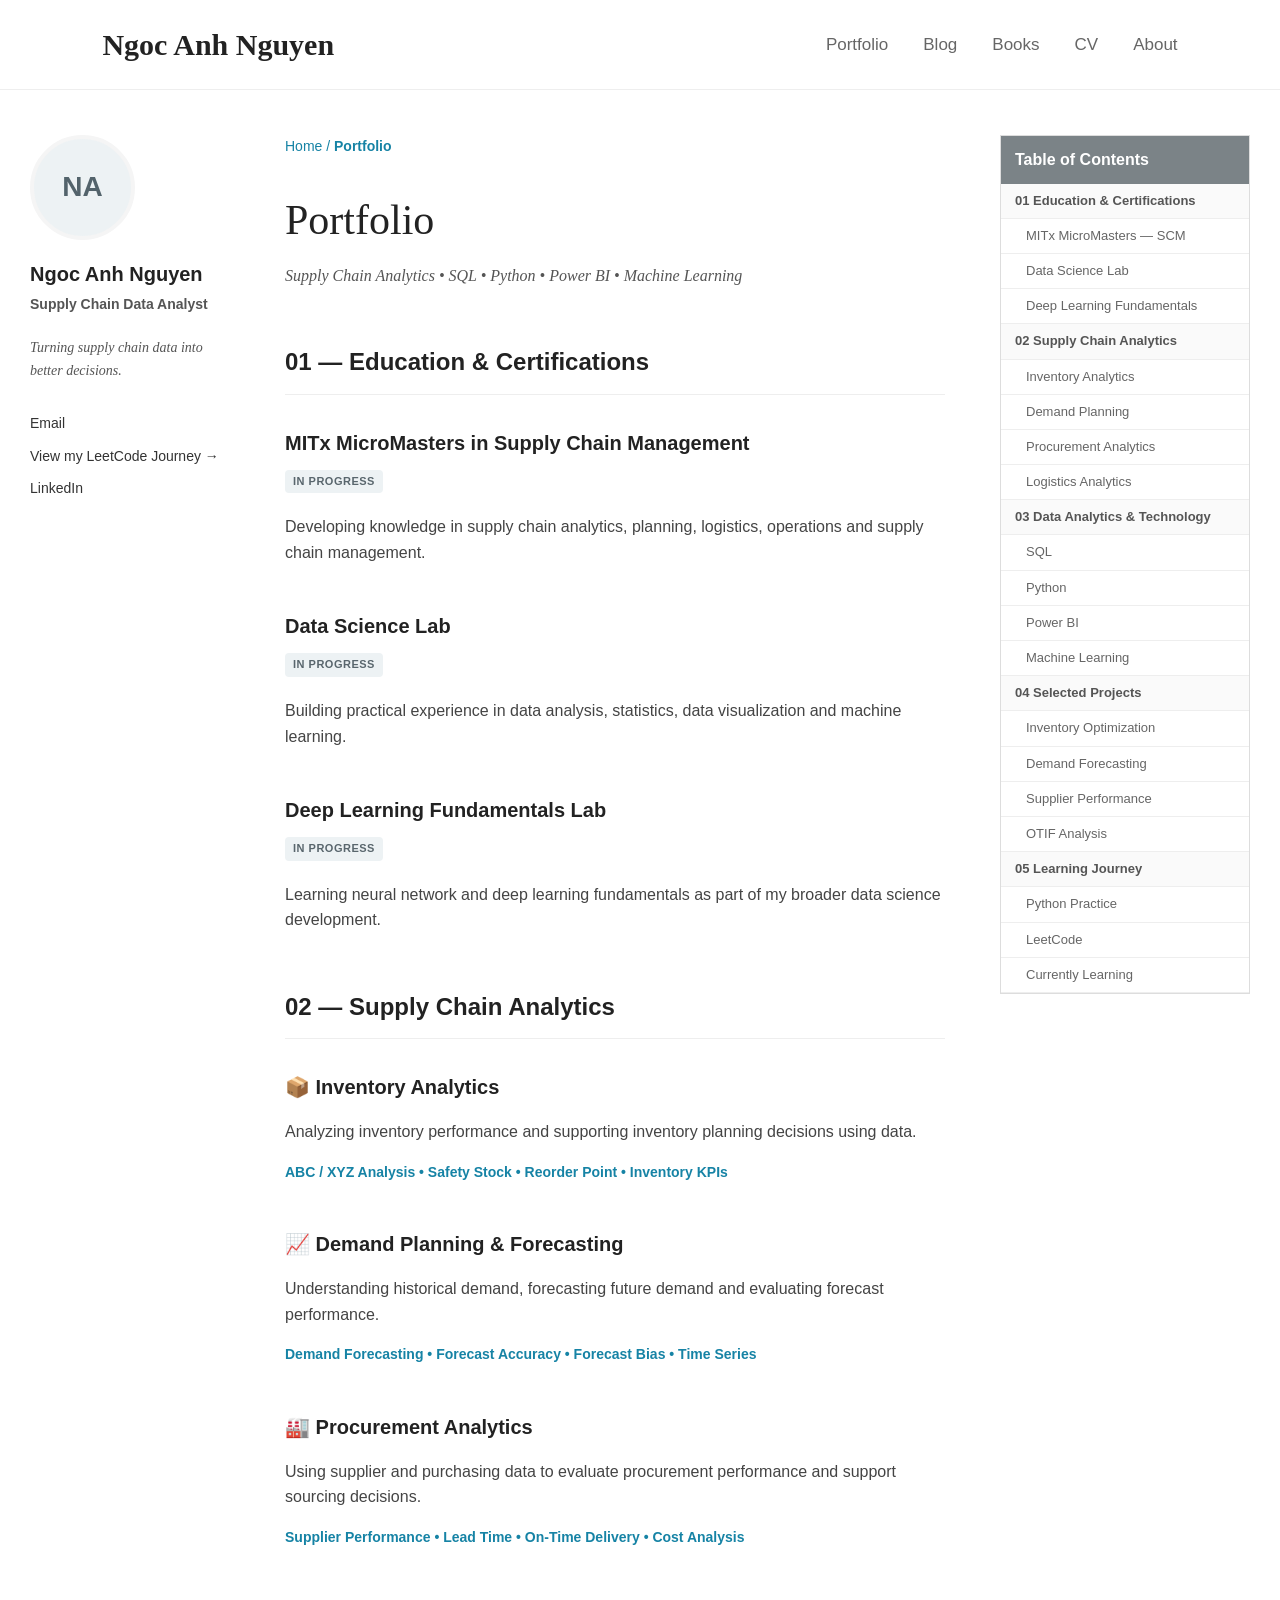
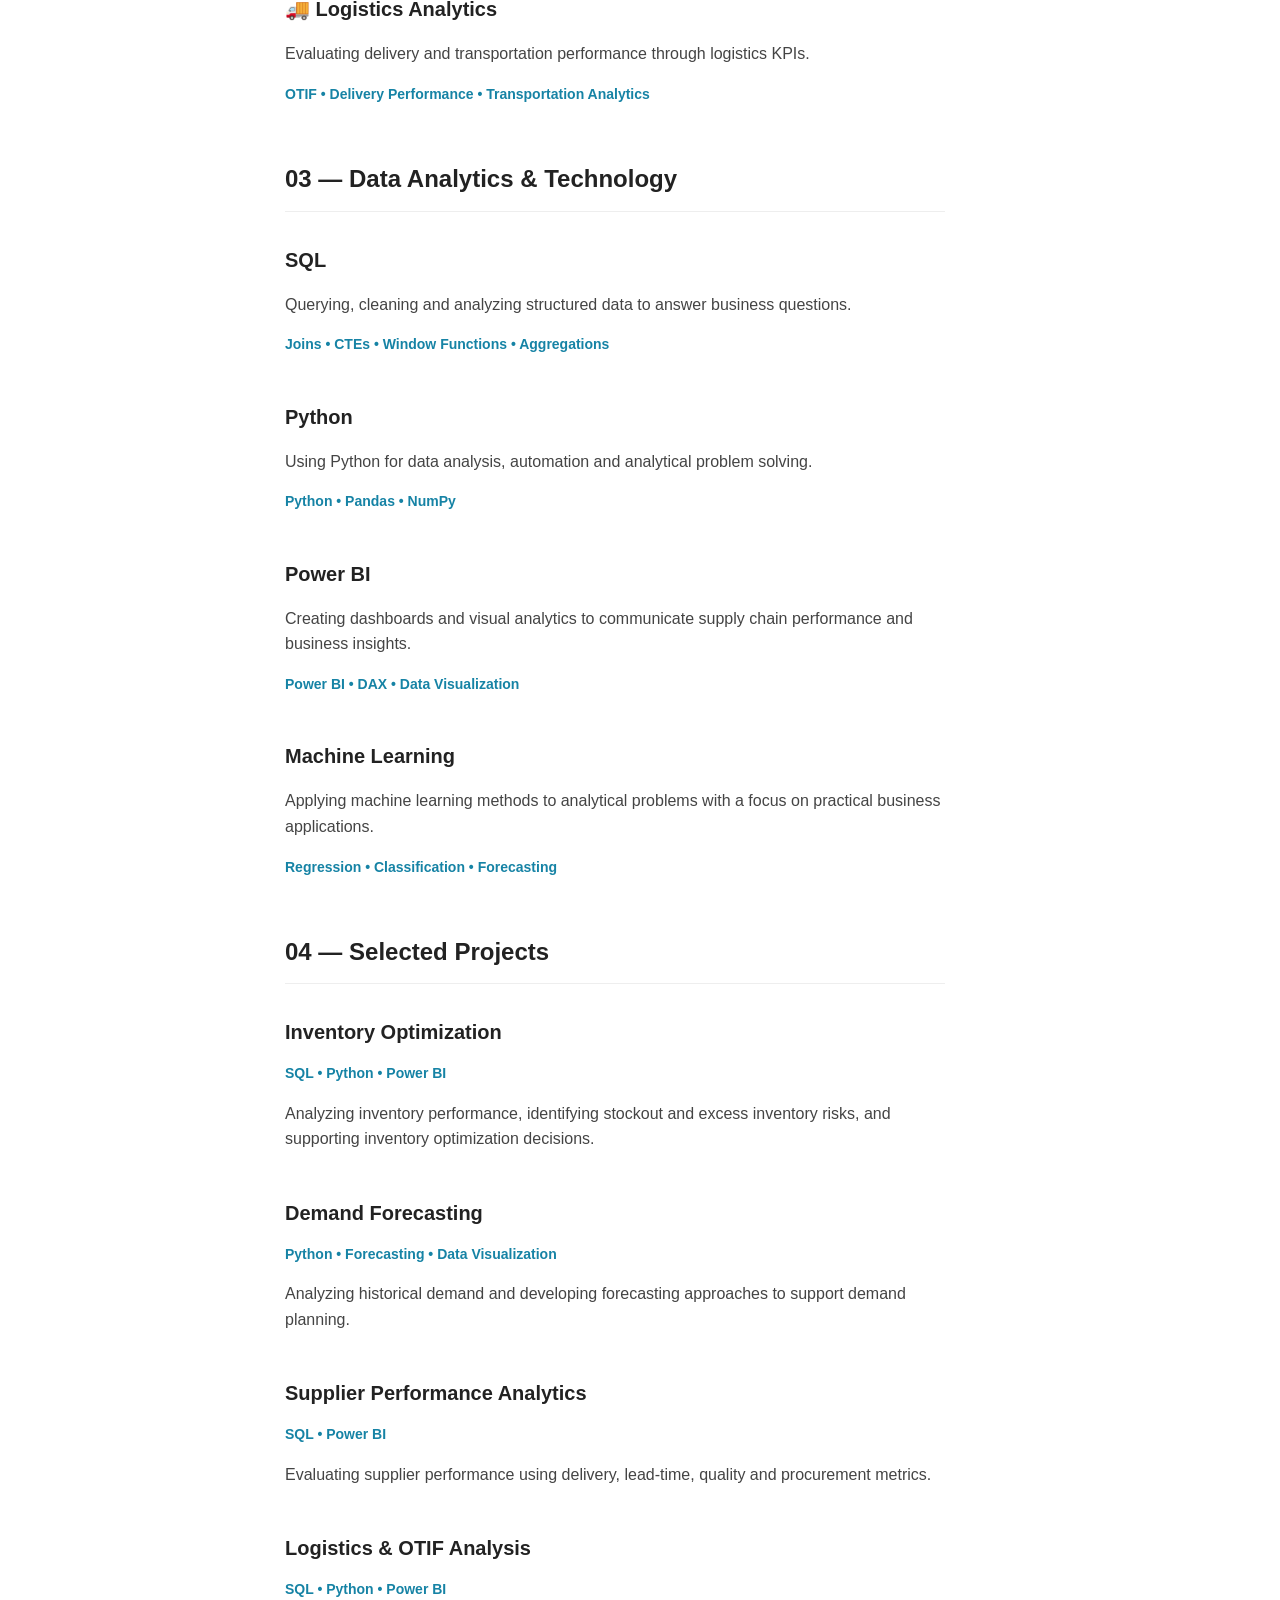
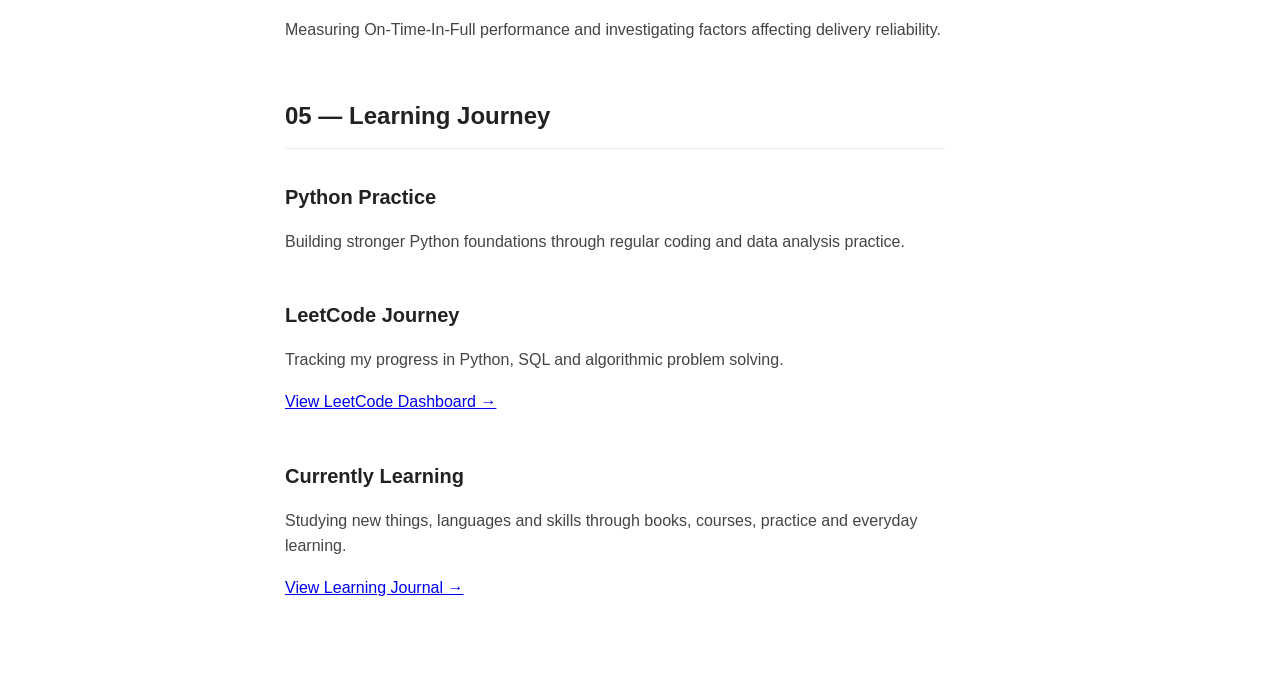
<file: index.html>
<!DOCTYPE html>
<html lang="en">

<head>
    <meta charset="UTF-8">

    <meta name="viewport"
          content="width=device-width, initial-scale=1.0">

    <title>
        Ngoc Anh Nguyen | Supply Chain Data Analyst
    </title>

    <link rel="stylesheet" href="style.css">
</head>


<body>


    <!-- =========================================
         TOP NAVIGATION
    ========================================== -->

    <header class="topbar">

        <div class="brand">
            Ngoc Anh Nguyen
        </div>

        <nav>

            <a href="index.html">
                Portfolio
            </a>

            <a href="#blog">
                Blog
            </a>

            <a href="books.html">
                Books
            </a>

            <a href="#">
                CV
            </a>

            <a href="about.html">
                About
            </a>

        </nav>

    </header>



    <!-- =========================================
         PAGE LAYOUT
    ========================================== -->

    <div class="page-container">


        <!-- =====================================
             LEFT PROFILE
        ====================================== -->

        <aside class="profile">

            <div class="avatar-placeholder">
                NA
            </div>


            <h2>
                Ngoc Anh Nguyen
            </h2>


            <p class="job-title">
                Supply Chain Data Analyst
            </p>


            <p class="tagline">
                Turning supply chain data
                into better decisions.
            </p>


            <div class="profile-links">

                <a href="mailto:YOUR_EMAIL">
                    Email
                </a>


                <a href="leetcode.html"
                   target="_blank">
                    View my LeetCode Journey →
                </a>


                <a href="#"
                   target="_blank">
                    LinkedIn
                </a>

            </div>

        </aside>



        <!-- =====================================
             MAIN CONTENT
        ====================================== -->

        <main class="main-content"
              id="portfolio">


            <!-- INTRO -->

            <p class="breadcrumb">
                Home /
                <strong>Portfolio</strong>
            </p>


            <h1>
                Portfolio
            </h1>


            <p class="subtitle">
                Supply Chain Analytics •
                SQL • Python • Power BI •
                Machine Learning
            </p>



            <!-- =================================
                 01 EDUCATION
            ================================== -->

            <section id="education">

                <h2>
                    01 — Education & Certifications
                </h2>


                <!-- MITx -->

                <article id="mitx">

                    <h3>
                        MITx MicroMasters in
                        Supply Chain Management
                    </h3>


                    <span class="status">
                        IN PROGRESS
                    </span>


                    <p>
                        Developing knowledge in supply chain
                        analytics, planning, logistics,
                        operations and supply chain management.
                    </p>

                </article>



                <!-- DATA SCIENCE LAB -->

                <article id="data-science-lab">

                    <h3>
                        Data Science Lab
                    </h3>


                    <span class="status">
                        IN PROGRESS
                    </span>


                    <p>
                        Building practical experience in
                        data analysis, statistics,
                        data visualization and
                        machine learning.
                    </p>

                </article>



                <!-- DEEP LEARNING -->

                <article id="deep-learning-lab">

                    <h3>
                        Deep Learning Fundamentals Lab
                    </h3>


                    <span class="status">
                        IN PROGRESS
                    </span>


                    <p>
                        Learning neural network and
                        deep learning fundamentals
                        as part of my broader
                        data science development.
                    </p>

                </article>

            </section>



            <!-- =================================
                 02 SUPPLY CHAIN ANALYTICS
            ================================== -->

            <section id="supply-chain">

                <h2>
                    02 — Supply Chain Analytics
                </h2>


                <!-- INVENTORY -->

                <article id="inventory">

                    <h3>
                        📦 Inventory Analytics
                    </h3>


                    <p>
                        Analyzing inventory performance
                        and supporting inventory planning
                        decisions using data.
                    </p>


                    <p class="tools">
                        ABC / XYZ Analysis •
                        Safety Stock •
                        Reorder Point •
                        Inventory KPIs
                    </p>

                </article>



                <!-- DEMAND -->

                <article id="demand">

                    <h3>
                        📈 Demand Planning & Forecasting
                    </h3>


                    <p>
                        Understanding historical demand,
                        forecasting future demand and
                        evaluating forecast performance.
                    </p>


                    <p class="tools">
                        Demand Forecasting •
                        Forecast Accuracy •
                        Forecast Bias •
                        Time Series
                    </p>

                </article>



                <!-- PROCUREMENT -->

                <article id="procurement">

                    <h3>
                        🏭 Procurement Analytics
                    </h3>


                    <p>
                        Using supplier and purchasing data
                        to evaluate procurement performance
                        and support sourcing decisions.
                    </p>


                    <p class="tools">
                        Supplier Performance •
                        Lead Time •
                        On-Time Delivery •
                        Cost Analysis
                    </p>

                </article>



                <!-- LOGISTICS -->

                <article id="logistics">

                    <h3>
                        🚚 Logistics Analytics
                    </h3>


                    <p>
                        Evaluating delivery and
                        transportation performance
                        through logistics KPIs.
                    </p>


                    <p class="tools">
                        OTIF •
                        Delivery Performance •
                        Transportation Analytics
                    </p>

                </article>

            </section>



            <!-- =================================
                 03 DATA ANALYTICS
            ================================== -->

            <section id="data-analytics">

                <h2>
                    03 — Data Analytics & Technology
                </h2>


                <!-- SQL -->

                <article id="sql">

                    <h3>
                        SQL
                    </h3>


                    <p>
                        Querying, cleaning and analyzing
                        structured data to answer
                        business questions.
                    </p>


                    <p class="tools">
                        Joins • CTEs •
                        Window Functions •
                        Aggregations
                    </p>

                </article>



                <!-- PYTHON -->

                <article id="python">

                    <h3>
                        Python
                    </h3>


                    <p>
                        Using Python for data analysis,
                        automation and analytical
                        problem solving.
                    </p>


                    <p class="tools">
                        Python • Pandas • NumPy
                    </p>

                </article>



                <!-- POWER BI -->

                <article id="power-bi">

                    <h3>
                        Power BI
                    </h3>


                    <p>
                        Creating dashboards and
                        visual analytics to communicate
                        supply chain performance
                        and business insights.
                    </p>


                    <p class="tools">
                        Power BI • DAX •
                        Data Visualization
                    </p>

                </article>



                <!-- MACHINE LEARNING -->

                <article id="machine-learning">

                    <h3>
                        Machine Learning
                    </h3>


                    <p>
                        Applying machine learning methods
                        to analytical problems with a focus
                        on practical business applications.
                    </p>


                    <p class="tools">
                        Regression • Classification •
                        Forecasting
                    </p>

                </article>

            </section>



            <!-- =================================
                 04 SELECTED PROJECTS
            ================================== -->

            <section id="projects">

                <h2>
                    04 — Selected Projects
                </h2>


                <!-- PROJECT 1 -->

                <article id="inventory-project">

                    <h3>
                        Inventory Optimization
                    </h3>


                    <p class="tools">
                        SQL • Python • Power BI
                    </p>


                    <p>
                        Analyzing inventory performance,
                        identifying stockout and
                        excess inventory risks,
                        and supporting inventory
                        optimization decisions.
                    </p>

                </article>



                <!-- PROJECT 2 -->

                <article id="forecasting-project">

                    <h3>
                        Demand Forecasting
                    </h3>


                    <p class="tools">
                        Python • Forecasting •
                        Data Visualization
                    </p>


                    <p>
                        Analyzing historical demand
                        and developing forecasting
                        approaches to support
                        demand planning.
                    </p>

                </article>



                <!-- PROJECT 3 -->

                <article id="supplier-project">

                    <h3>
                        Supplier Performance Analytics
                    </h3>


                    <p class="tools">
                        SQL • Power BI
                    </p>


                    <p>
                        Evaluating supplier performance
                        using delivery, lead-time,
                        quality and procurement metrics.
                    </p>

                </article>



                <!-- PROJECT 4 -->

                <article id="otif-project">

                    <h3>
                        Logistics & OTIF Analysis
                    </h3>


                    <p class="tools">
                        SQL • Python • Power BI
                    </p>


                    <p>
                        Measuring On-Time-In-Full
                        performance and investigating
                        factors affecting delivery
                        reliability.
                    </p>

                </article>

            </section>



            <!-- =================================
                 05 LEARNING JOURNEY
            ================================== -->

            <section id="learning">

                <h2>
                    05 — Learning Journey
                </h2>


                <!-- PYTHON PRACTICE -->

                <article id="python-practice">

                    <h3>
                        Python Practice
                    </h3>


                    <p>
                        Building stronger Python
                        foundations through regular
                        coding and data analysis practice.
                    </p>

                </article>



                <!-- LEETCODE -->

                <article id="leetcode">

                    <h3>
                        LeetCode Journey
                    </h3>


                    <p>
                        Tracking my progress in Python, SQL and algorithmic problem solving.
                    </p>


                    <p>
                        <a href="leetcode.html">
                            View LeetCode Dashboard →
                        </a>
                    </p>

                </article>



                <!-- CURRENTLY LEARNING -->

                <article id="currently-learning">

    <h3>
        Currently Learning
    </h3>

    <p>
        Studying new things, languages and skills through
        books, courses, practice and everyday learning.
    </p>

    <p>
        <a href="learning.html">
            View Learning Journal →
        </a>
    </p>

</article>

            </section>


        </main>



        <!-- =====================================
             RIGHT TABLE OF CONTENTS
        ====================================== -->

        <aside class="toc">

            <div class="toc-box">


                <div class="toc-title">
                    Table of Contents
                </div>



                <!-- 01 -->

                <a href="#education"
                   class="toc-heading">

                    01 Education & Certifications

                </a>


                <a href="#mitx">
                    MITx MicroMasters — SCM
                </a>


                <a href="#data-science-lab">
                    Data Science Lab
                </a>


                <a href="#deep-learning-lab">
                    Deep Learning Fundamentals
                </a>



                <!-- 02 -->

                <a href="#supply-chain"
                   class="toc-heading">

                    02 Supply Chain Analytics

                </a>


                <a href="#inventory">
                    Inventory Analytics
                </a>


                <a href="#demand">
                    Demand Planning
                </a>


                <a href="#procurement">
                    Procurement Analytics
                </a>


                <a href="#logistics">
                    Logistics Analytics
                </a>



                <!-- 03 -->

                <a href="#data-analytics"
                   class="toc-heading">

                    03 Data Analytics & Technology

                </a>


                <a href="#sql">
                    SQL
                </a>


                <a href="#python">
                    Python
                </a>


                <a href="#power-bi">
                    Power BI
                </a>


                <a href="#machine-learning">
                    Machine Learning
                </a>



                <!-- 04 -->

                <a href="#projects"
                   class="toc-heading">

                    04 Selected Projects

                </a>


                <a href="#inventory-project">
                    Inventory Optimization
                </a>


                <a href="#forecasting-project">
                    Demand Forecasting
                </a>


                <a href="#supplier-project">
                    Supplier Performance
                </a>


                <a href="#otif-project">
                    OTIF Analysis
                </a>



                <!-- 05 -->

                <a href="#learning"
                   class="toc-heading">

                    05 Learning Journey

                </a>


                <a href="#python-practice">
                    Python Practice
                </a>


                <a href="leetcode.html">
                    LeetCode
                </a>


                <a href="#currently-learning">
                    Currently Learning
                </a>


            </div>

        </aside>


    </div>


</body>

</html>
</file>
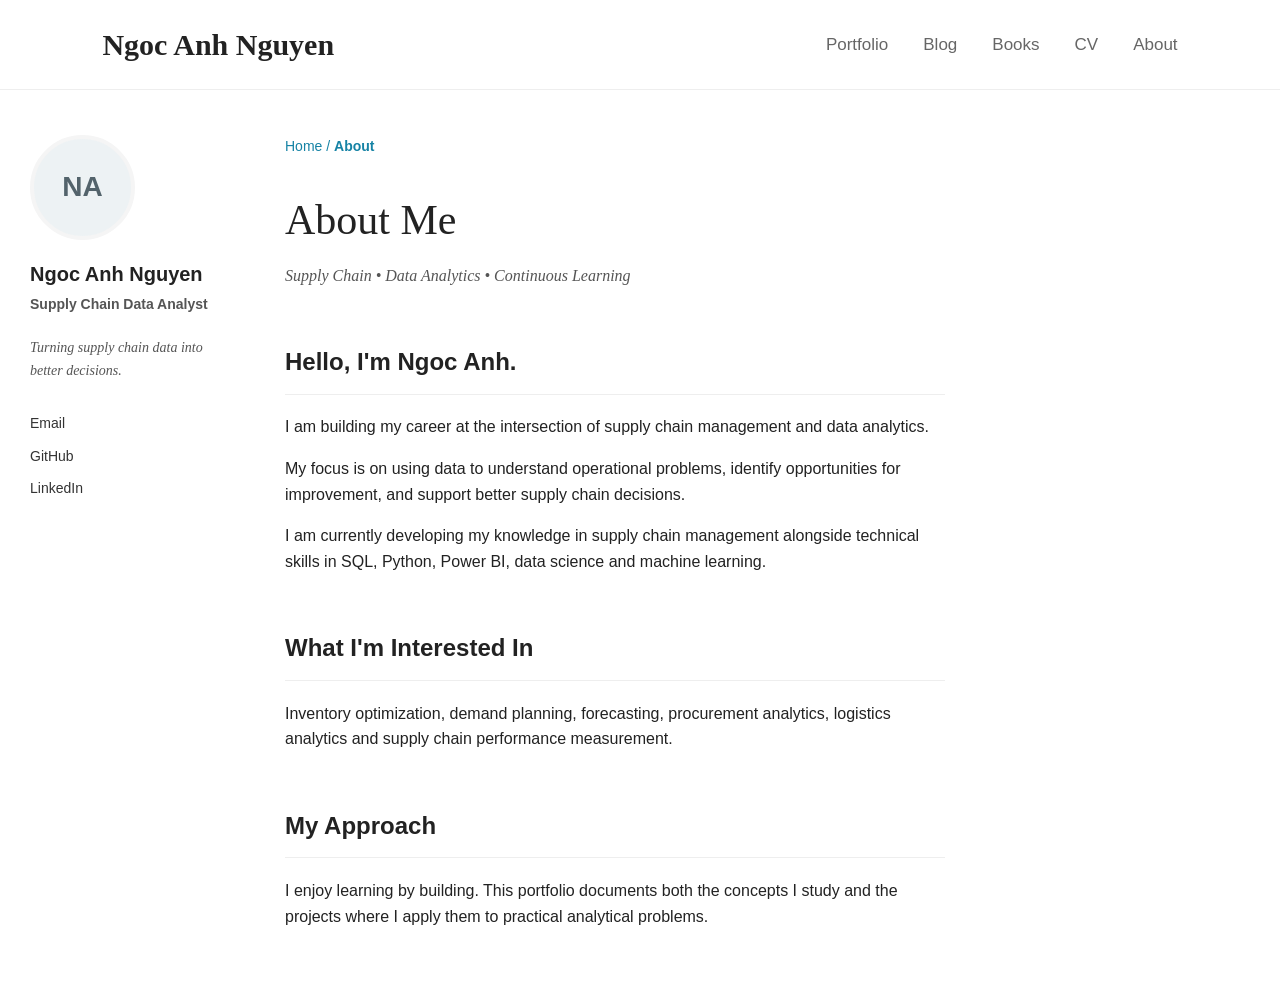
<file: about.html>
<!DOCTYPE html>
<html lang="en">

<head>
    <meta charset="UTF-8">
    <meta name="viewport" content="width=device-width, initial-scale=1.0">

    <title>About | Ngoc Anh Nguyen</title>

    <link rel="stylesheet" href="style.css">
</head>

<body>

    <!-- TOP NAVIGATION -->

    <header class="topbar">

        <div class="brand">
            Ngoc Anh Nguyen
        </div>

        <nav>
            <a href="index.html">Portfolio</a>
            <a href="blog.html">Blog</a>
            <a href="books.html">Books</a>
            <a href="#">CV</a>
            <a href="about.html">About</a>
        </nav>

    </header>


    <!-- PAGE -->

    <div class="page-container">

        <!-- LEFT PROFILE -->

        <aside class="profile">

            <div class="avatar-placeholder">
                NA
            </div>

            <h2>Ngoc Anh Nguyen</h2>

            <p class="job-title">
                Supply Chain Data Analyst
            </p>

            <p class="tagline">
                Turning supply chain data into better decisions.
            </p>

            <div class="profile-links">

                <a href="mailto:YOUR_EMAIL">
                    Email
                </a>

                <a href="https://github.com/NgocAnh2510"
                   target="_blank">
                    GitHub
                </a>

                <a href="#"
                   target="_blank">
                    LinkedIn
                </a>

            </div>

        </aside>


        <!-- ABOUT CONTENT -->

        <main class="main-content">

            <p class="breadcrumb">
                Home / <strong>About</strong>
            </p>

            <h1>About Me</h1>

            <p class="subtitle">
                Supply Chain • Data Analytics • Continuous Learning
            </p>


            <section>

                <h2>Hello, I'm Ngoc Anh.</h2>

                <p>
                    I am building my career at the intersection of
                    supply chain management and data analytics.
                </p>

                <p>
                    My focus is on using data to understand operational
                    problems, identify opportunities for improvement,
                    and support better supply chain decisions.
                </p>

                <p>
                    I am currently developing my knowledge in supply
                    chain management alongside technical skills in
                    SQL, Python, Power BI, data science and machine
                    learning.
                </p>

            </section>


            <section>

                <h2>What I'm Interested In</h2>

                <p>
                    Inventory optimization, demand planning,
                    forecasting, procurement analytics,
                    logistics analytics and supply chain
                    performance measurement.
                </p>

            </section>


            <section>

                <h2>My Approach</h2>

                <p>
                    I enjoy learning by building. This portfolio
                    documents both the concepts I study and the
                    projects where I apply them to practical
                    analytical problems.
                </p>

            </section>

        </main>

    </div>

</body>

</html>
</file>
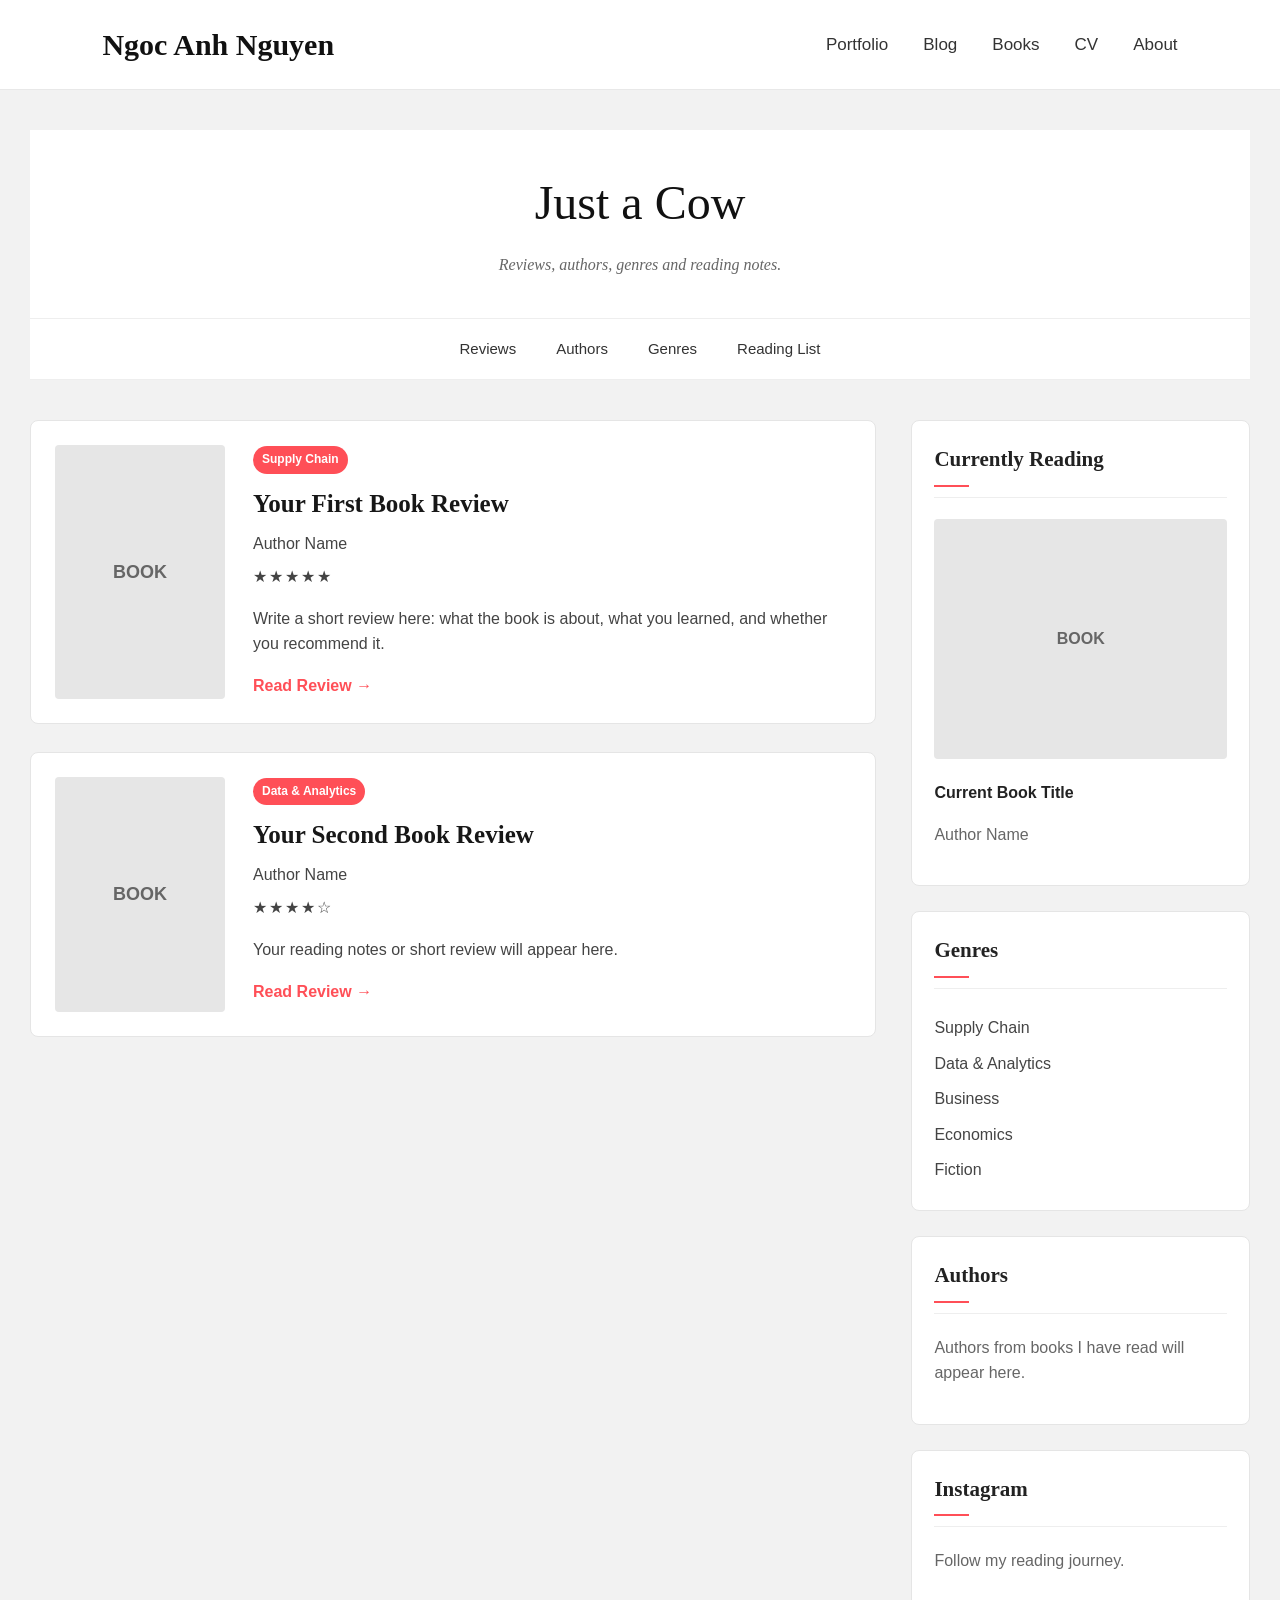
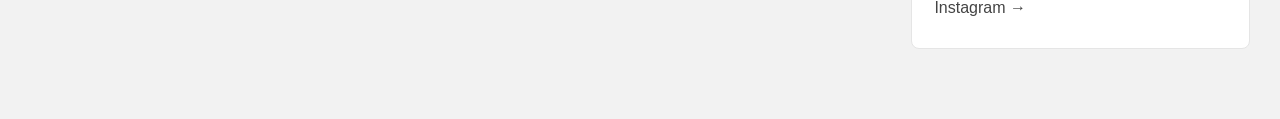
<file: books.html>
<!DOCTYPE html>
<html lang="en">

<head>
    <meta charset="UTF-8">
    <meta name="viewport" content="width=device-width, initial-scale=1.0">

    <title>Just a Cow | Books</title>

    <link rel="stylesheet" href="style.css">
</head>

<body>

    <!-- MAIN WEBSITE NAV -->

    <header class="topbar">

        <div class="brand">
            Ngoc Anh Nguyen
        </div>

        <nav>
            <a href="index.html">Portfolio</a>
            <a href="blog.html">Blog</a>
            <a href="books.html">Books</a>
            <a href="#">CV</a>
            <a href="about.html">About</a>
        </nav>

    </header>


    <!-- BOOKS PAGE -->

    <div class="books-page">


        <!-- BOOKS HEADER -->

        <header class="books-header">

            <h1>Just a Cow</h1>

            <p>
                Reviews, authors, genres and reading notes.
            </p>

        </header>


        <!-- BOOKS NAV -->

        <nav class="books-nav">

            <a href="#reviews">
                Reviews
            </a>

            <a href="#authors">
                Authors
            </a>

            <a href="#genres">
                Genres
            </a>

            <a href="#reading-list">
                Reading List
            </a>

        </nav>


        <!-- MAIN BOOKS LAYOUT -->

        <div class="books-layout">


            <!-- LEFT SIDE -->

            <main class="book-reviews"
                  id="reviews">


                <!-- BOOK 1 -->

                <article class="book-card">

                    <div class="book-cover-placeholder">
                        BOOK
                    </div>

                    <div class="book-info">

                        <span class="book-category">
                            Supply Chain
                        </span>

                        <h2>
                            Your First Book Review
                        </h2>

                        <p class="book-author">
                            Author Name
                        </p>

                        <p class="book-rating">
                            ★★★★★
                        </p>

                        <p>
                            Write a short review here:
                            what the book is about,
                            what you learned,
                            and whether you recommend it.
                        </p>

                        <a href="#">
                            Read Review →
                        </a>

                    </div>

                </article>


                <!-- BOOK 2 -->

                <article class="book-card">

                    <div class="book-cover-placeholder">
                        BOOK
                    </div>

                    <div class="book-info">

                        <span class="book-category">
                            Data & Analytics
                        </span>

                        <h2>
                            Your Second Book Review
                        </h2>

                        <p class="book-author">
                            Author Name
                        </p>

                        <p class="book-rating">
                            ★★★★☆
                        </p>

                        <p>
                            Your reading notes or short review
                            will appear here.
                        </p>

                        <a href="#">
                            Read Review →
                        </a>

                    </div>

                </article>


            </main>


            <!-- RIGHT SIDEBAR -->

            <aside class="books-sidebar">


                <!-- CURRENTLY READING -->

                <section class="book-side-box"
                         id="reading-list">

                    <h3>
                        Currently Reading
                    </h3>

                    <div class="current-book-cover">
                        BOOK
                    </div>

                    <h4>
                        Current Book Title
                    </h4>

                    <p>
                        Author Name
                    </p>

                </section>


                <!-- GENRES -->

                <section class="book-side-box"
                         id="genres">

                    <h3>
                        Genres
                    </h3>

                    <a href="#">
                        Supply Chain
                    </a>

                    <a href="#">
                        Data & Analytics
                    </a>

                    <a href="#">
                        Business
                    </a>

                    <a href="#">
                        Economics
                    </a>

                    <a href="#">
                        Fiction
                    </a>

                </section>


                <!-- AUTHORS -->

                <section class="book-side-box"
                         id="authors">

                    <h3>
                        Authors
                    </h3>

                    <p>
                        Authors from books I have read
                        will appear here.
                    </p>

                </section>


                <!-- INSTAGRAM -->

                <section class="book-side-box">

                    <h3>
                        Instagram
                    </h3>

                    <p>
                        Follow my reading journey.
                    </p>

                    <a href="YOUR_INSTAGRAM_URL"
                       target="_blank">
                        Instagram →
                    </a>

                </section>


            </aside>


        </div>

    </div>


</body>

</html>
</file>
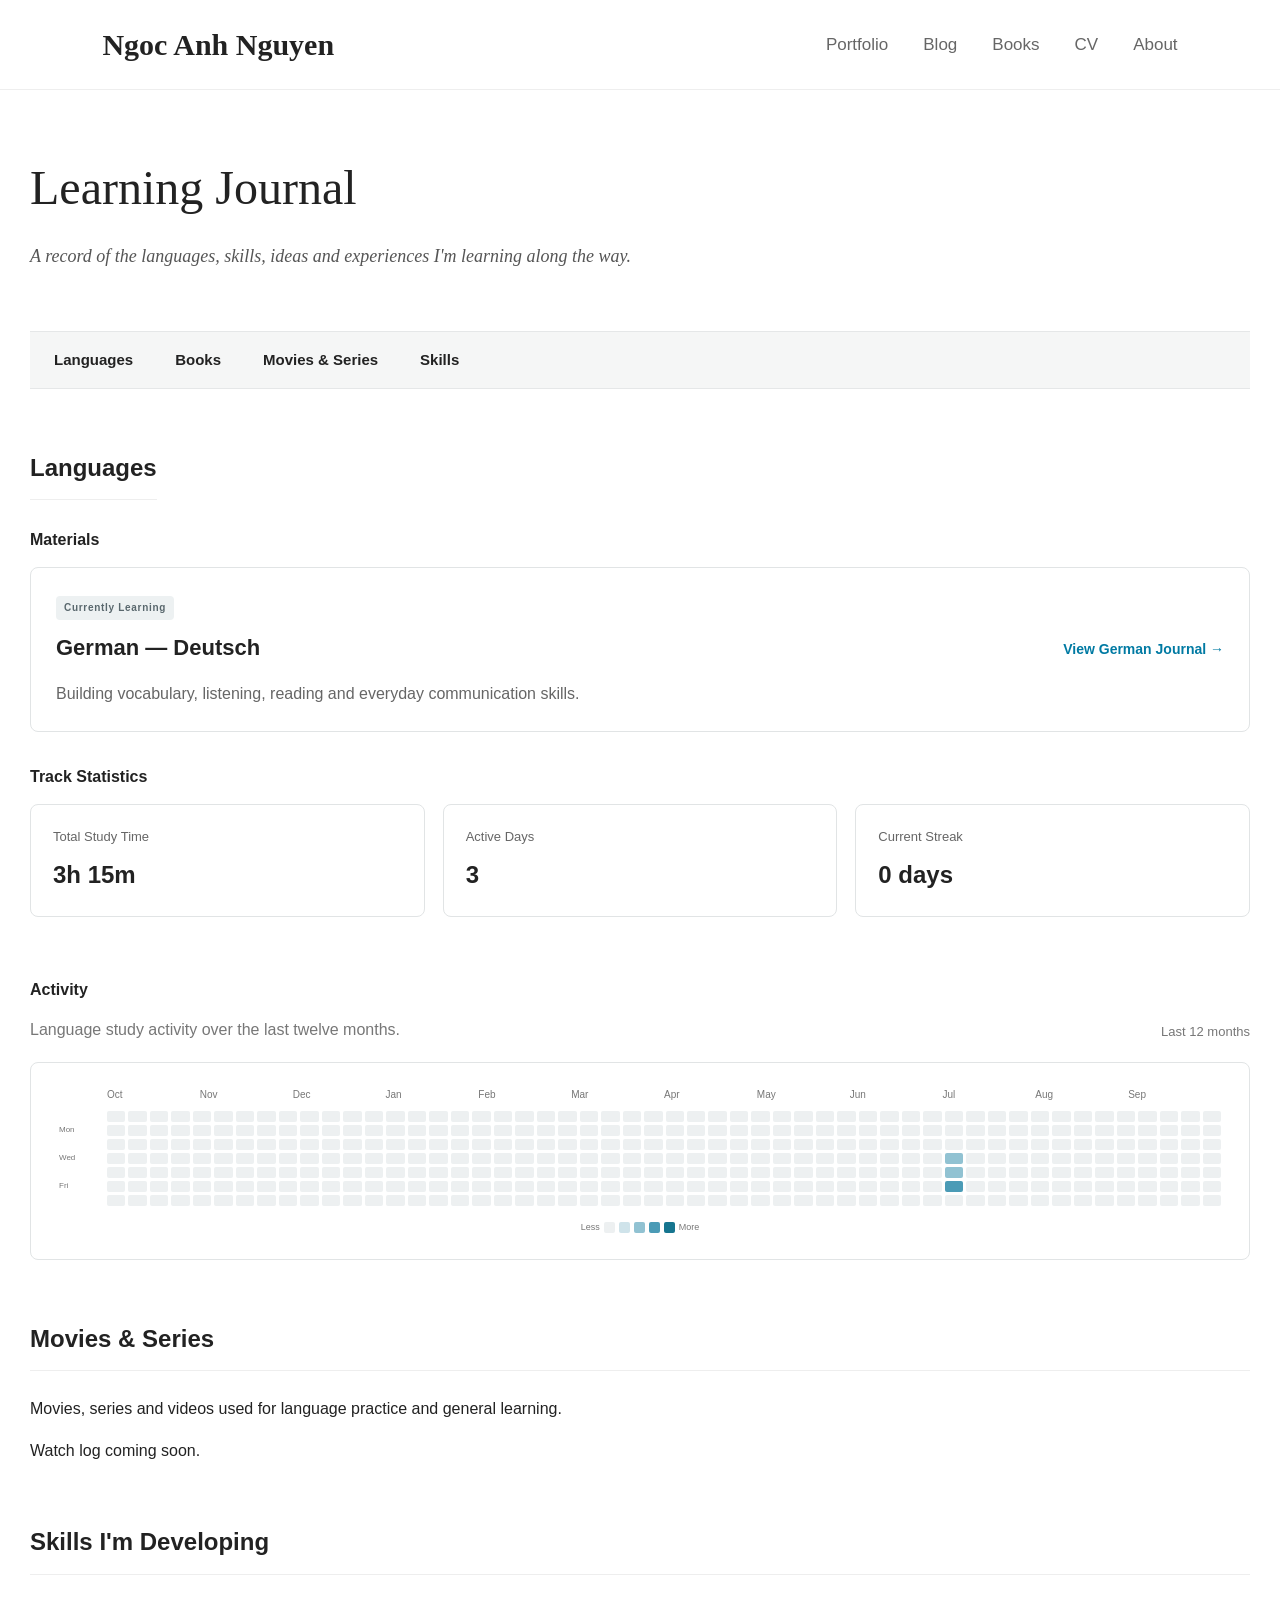
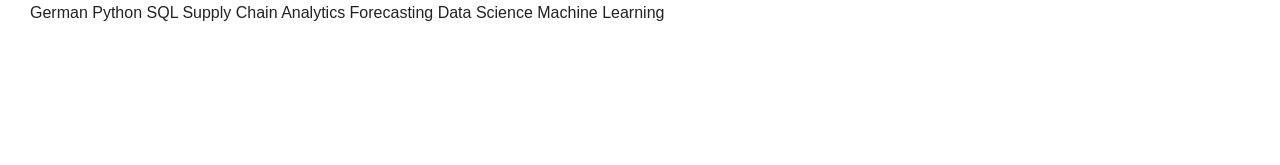
<file: learning.html>
<!DOCTYPE html>
<html lang="en">

<head>
    <meta charset="UTF-8">

    <meta name="viewport"
          content="width=device-width, initial-scale=1.0">

    <title>Learning Journal | Ngoc Anh Nguyen</title>

    <link rel="stylesheet" href="style.css">
</head>


<body>


    <!-- =========================================
         TOP NAVIGATION
    ========================================== -->

    <header class="topbar">

        <div class="brand">
            Ngoc Anh Nguyen
        </div>

        <nav>

            <a href="index.html">
                Portfolio
            </a>

            <a href="blog.html">
                Blog
            </a>

            <a href="books.html">
                Books
            </a>

            <a href="#">
                CV
            </a>

            <a href="about.html">
                About
            </a>

        </nav>

    </header>



    <!-- =========================================
         LEARNING JOURNAL
    ========================================== -->

    <main class="learning-page">


        <!-- =====================================
             HERO
        ====================================== -->

        <section class="learning-hero">


            <h1>
                Learning Journal
            </h1>

            <p>
                A record of the languages, skills,
                ideas and experiences I'm learning
                along the way.
            </p>

        </section>



        <!-- =====================================
             CURRENTLY LEARNING
        ====================================== -->

        <section class="learning-section">


            <div class="learning-bar">


             <a href="#languages">Languages</a>

        <a href="books.html">Books</a>

        <a href="#movies">Movies & Series</a>

        <a href="#skills">Skills</a>

    </div>

        </section>



        <!-- =====================================
             LANGUAGES
        ====================================== -->

        <section class="learning-section"
                 id="languages">

            <div class="learning-section-heading">
        <div>
            <h2>Languages</h2>
        </div>
    </div>
    <h3 class="learning-subtitle">Materials</h3>

    <div class="language-card">

        <div>
            <span class="language-tag">
                Currently Learning
            </span>

            <h3>German — Deutsch</h3>

            <p>
                Building vocabulary, listening, reading
                and everyday communication skills.
            </p>
        </div>

        <a href="#">
            View German Journal →
        </a>

    </div>

    <h3 class="learning-subtitle">Track Statistics</h3>

        <!-- =====================================
             LEARNING ACTIVITY
        ====================================== -->

            <div class="learning-stats">

    <div class="learning-stat-card">
        <span>Total Study Time</span>
        <strong id="total-study-time">0h</strong>
    </div>

    <div class="learning-stat-card">
        <span>Active Days</span>
        <strong id="active-days">0</strong>
    </div>

    <div class="learning-stat-card">
        <span>Current Streak</span>
        <strong id="current-streak">0 days</strong>
    </div>

</div>

            <div class="learning-section-heading">

                <div>

                    <h3 class="learning-subtitle">Activity</h3>

                    <p>
                        Language study activity over the last twelve months.
                    </p>

                </div>


                <span>
                    Last 12 months
                </span>

            </div>



            <div class="learning-heatmap">


                <!-- MONTH LABELS -->

                <div class="learning-heatmap-months">

                    <span>Oct</span>
    <span>Nov</span>
    <span>Dec</span>
    <span>Jan</span>
    <span>Feb</span>
    <span>Mar</span>
    <span>Apr</span>
    <span>May</span>
    <span>Jun</span>
    <span>Jul</span>
    <span>Aug</span>
    <span>Sep</span>

                </div>



                <!-- HEATMAP BODY -->

                <div class="learning-heatmap-body">


                    <!-- DAYS -->

                    <div class="learning-heatmap-days">

                        <span></span>
                        <span>Mon</span>
                        <span></span>
                        <span>Wed</span>
                        <span></span>
                        <span>Fri</span>
                        <span></span>

                    </div>



                    <!-- GRID -->

                    <div class="learning-heatmap-grid"
                         id="learning-heatmap-grid">

                        <!-- JavaScript generates cells -->

                    </div>


                </div>



                <!-- LEGEND -->

                <div class="learning-heatmap-legend">

                    <span>
                        Less
                    </span>

                    <i class="learn-0"></i>
                    <i class="learn-1"></i>
                    <i class="learn-2"></i>
                    <i class="learn-3"></i>
                    <i class="learn-4"></i>

                    <span>
                        More
                    </span>

                </div>


            </div>

        </section>



        <!-- =====================================
             MOVIES & SERIES
        ====================================== -->

        <section class="learning-section"
                 id="movies">

            <h2>
                Movies & Series
            </h2>


            <p>
                Movies, series and videos used
                for language practice and
                general learning.
            </p>


            <div class="learning-empty">

                Watch log coming soon.

            </div>

        </section>



        <!-- =====================================
             SKILLS
        ====================================== -->

        <section class="learning-section"
                 id="skills">

            <h2>
                Skills I'm Developing
            </h2>


            <div class="skill-list">

                <span>
                    German
                </span>

                <span>
                    Python
                </span>

                <span>
                    SQL
                </span>

                <span>
                    Supply Chain Analytics
                </span>

                <span>
                    Forecasting
                </span>

                <span>
                    Data Science
                </span>

                <span>
                    Machine Learning
                </span>

            </div>

        </section>


    </main>

<script src="learning-data.js"></script>

    <!-- =========================================
         HEATMAP DATA
    ========================================== -->

<script>
    const heatmap = document.getElementById("learning-heatmap-grid");

    function getLevel(minutes) {
        if (minutes <= 0) return 0;
        if (minutes <= 30) return 1;
        if (minutes <= 60) return 2;
        if (minutes <= 90) return 3;
        return 4;
    }

    const activityMap = {};

    learningData.forEach(entry => {
        activityMap[entry.date] = entry;
    });

    const today = new Date();

    const startDate = new Date(today);
    startDate.setDate(today.getDate() - 363);

    for (let i = 0; i < 364; i++) {
        const currentDate = new Date(startDate);

        currentDate.setDate(startDate.getDate() + i);

        const dateString =
            currentDate.toISOString().split("T")[0];

        const entry = activityMap[dateString];

        const minutes = entry ? entry.minutes : 0;

        const level = getLevel(minutes);

        const cell =
            document.createElement("span");

        cell.className =
            `learn-${level}`;

        if (entry) {
            cell.title =
                `${dateString} — ${entry.minutes} min — ${entry.category} — ${entry.activity}`;
        } else {
            cell.title =
                `${dateString} — No activity`;
        }

        heatmap.appendChild(cell);
    }
    function formatMinutes(totalMinutes) {

    const hours = Math.floor(totalMinutes / 60);
    const minutes = totalMinutes % 60;

    if (hours === 0) {
        return `${minutes} min`;
    }

    if (minutes === 0) {
        return `${hours}h`;
    }

    return `${hours}h ${minutes}m`;
}


const totalMinutes =
    learningData.reduce(
        (sum, entry) => sum + entry.minutes,
        0
    );


const activeDays =
    learningData.filter(
        entry => entry.minutes > 0
    ).length;


function calculateCurrentStreak(data) {

    const activeDates = new Set(
        data
            .filter(entry => entry.minutes > 0)
            .map(entry => entry.date)
    );


    let streak = 0;

    const day = new Date();


    while (true) {

        const dateString =
            day.toISOString().split("T")[0];


        if (activeDates.has(dateString)) {

            streak++;

            day.setDate(
                day.getDate() - 1
            );

        } else {

            break;

        }

    }


    return streak;
}


const currentStreak =
    calculateCurrentStreak(learningData);


document.getElementById(
    "total-study-time"
).textContent =
    formatMinutes(totalMinutes);


document.getElementById(
    "active-days"
).textContent =
    activeDays;


document.getElementById(
    "current-streak"
).textContent =
    `${currentStreak} days`;
</script>


</body>

</html>
</file>
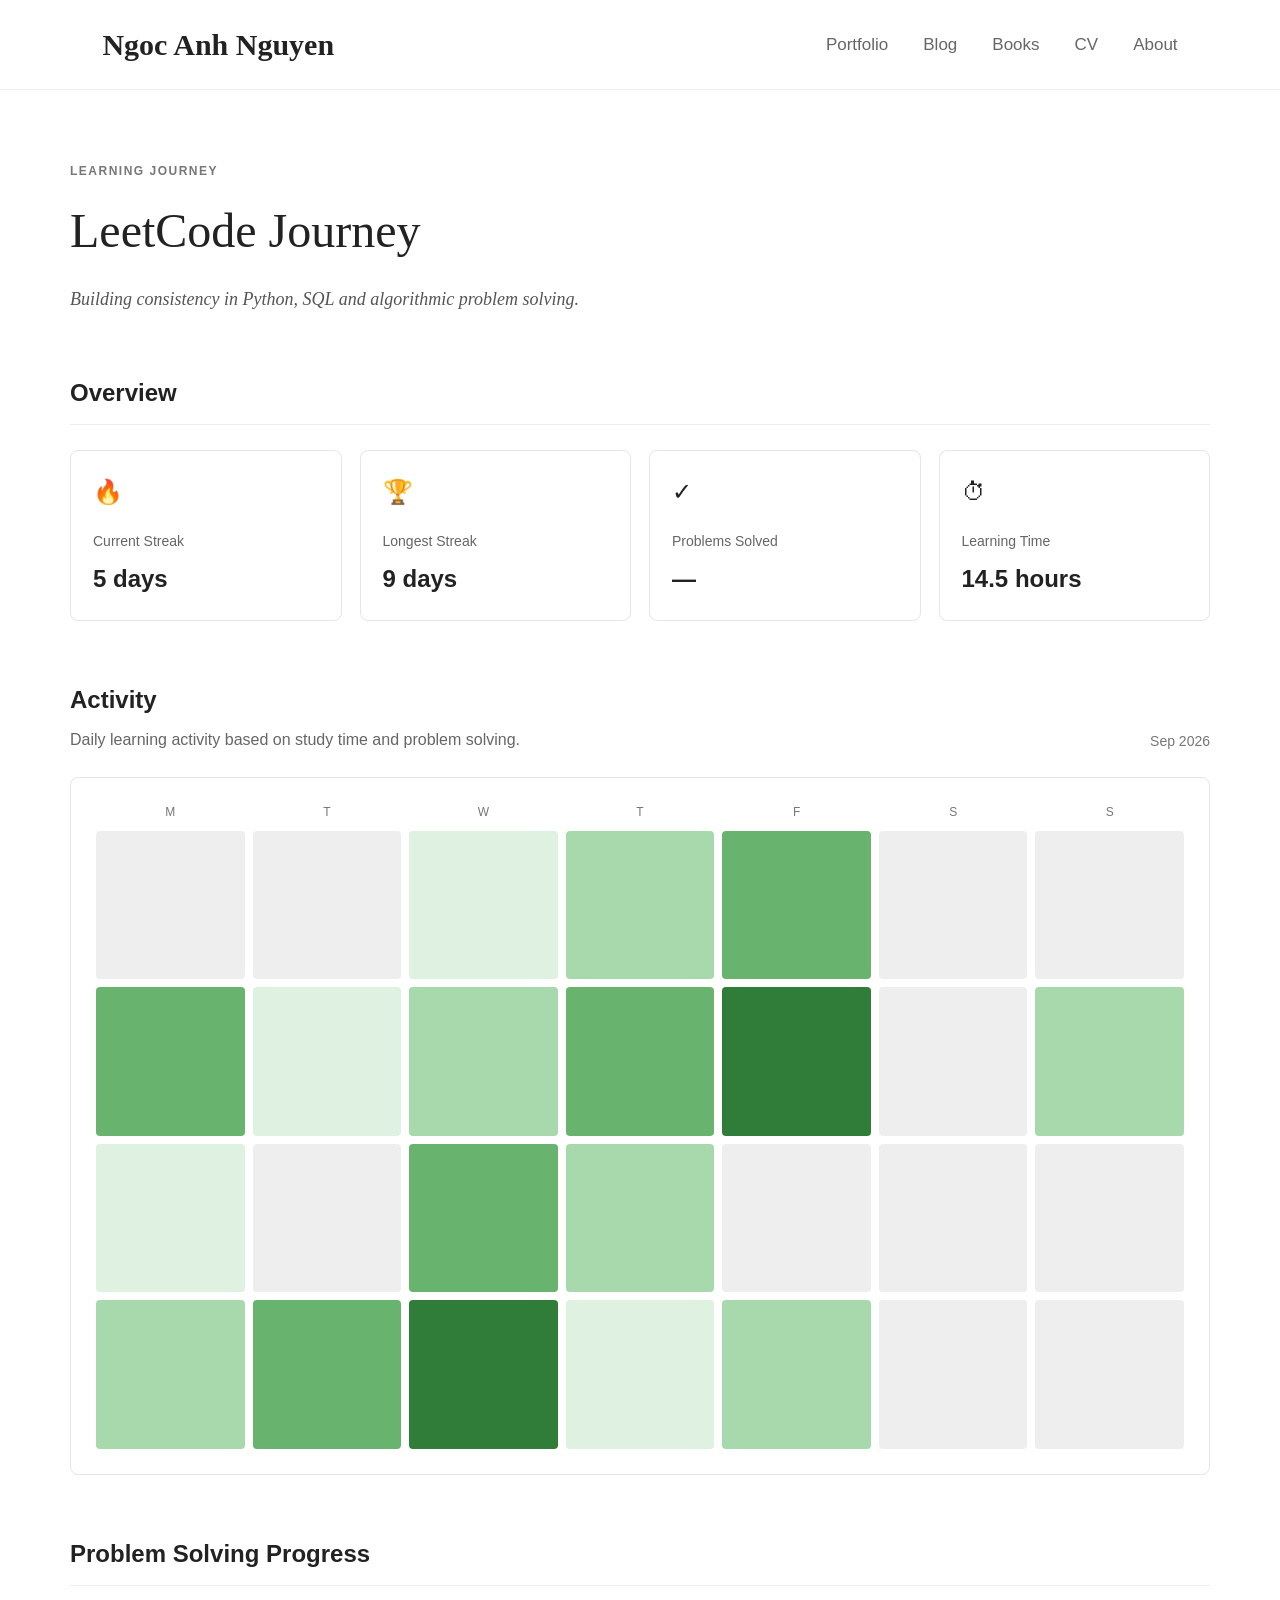
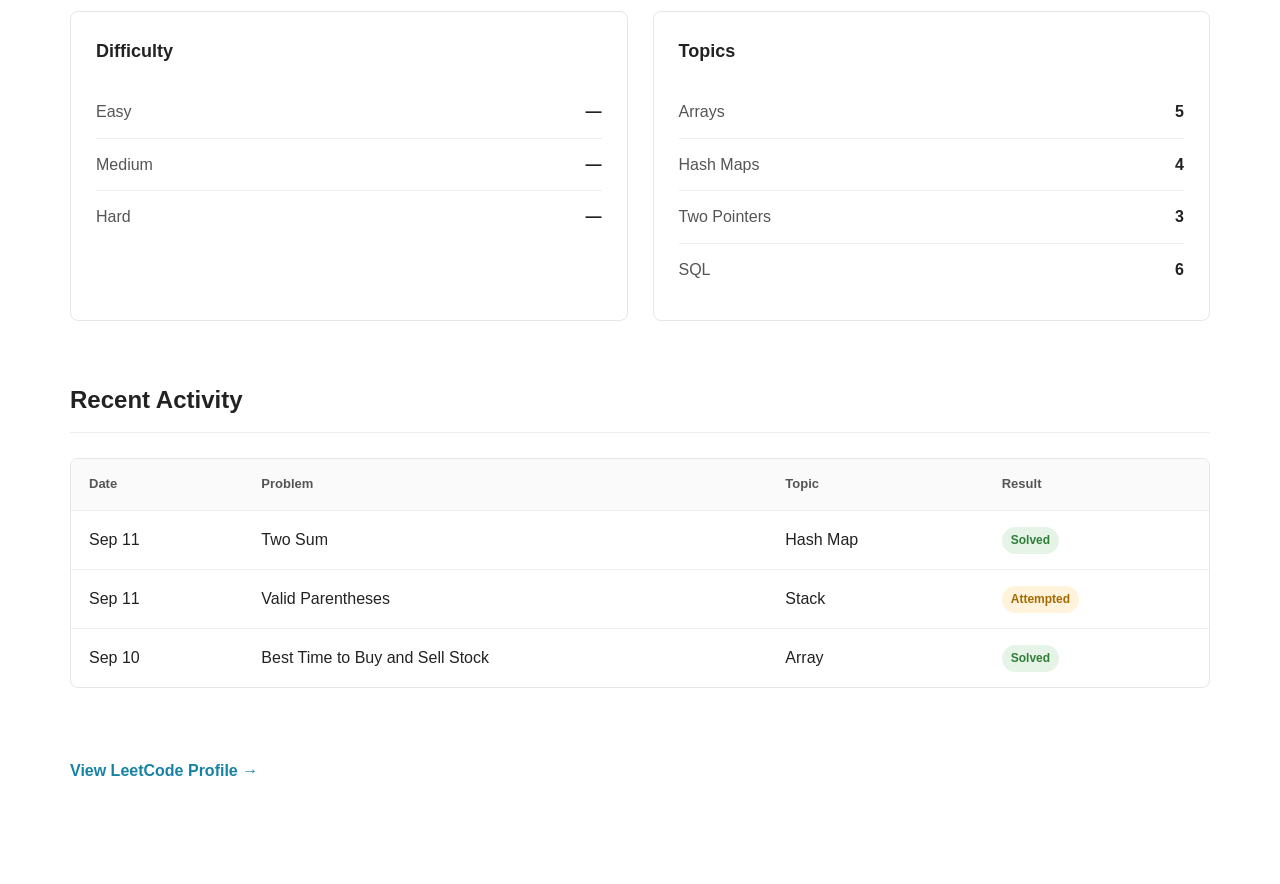
<file: leetcode.html>
<!DOCTYPE html>
<html lang="en">

<head>
    <meta charset="UTF-8">
    <meta name="viewport" content="width=device-width, initial-scale=1.0">

    <title>LeetCode Journey | Ngoc Anh Nguyen</title>

    <link rel="stylesheet" href="style.css">
</head>

<body>

    <!-- TOP NAVIGATION -->

    <header class="topbar">

        <div class="brand">
            Ngoc Anh Nguyen
        </div>

        <nav>
            <a href="index.html">Portfolio</a>
            <a href="blog.html">Blog</a>
            <a href="books.html">Books</a>
            <a href="#">CV</a>
            <a href="about.html">About</a>
        </nav>

    </header>


    <!-- LEETCODE PAGE -->

    <main class="leetcode-page">


        <!-- HERO -->

        <section class="leetcode-hero">

            <p class="leetcode-label">
                LEARNING JOURNEY
            </p>

            <h1>
                LeetCode Journey
            </h1>

            <p>
                Building consistency in Python, SQL
                and algorithmic problem solving.
            </p>

        </section>


        <!-- STATS -->

        <section class="leetcode-section">

            <h2>Overview</h2>

            <div class="leetcode-stats">

                <div class="stat-card">

                    <span class="stat-icon">🔥</span>

                    <p>Current Streak</p>

                    <strong>5 days</strong>

                </div>


                <div class="stat-card">

                    <span class="stat-icon">🏆</span>

                    <p>Longest Streak</p>

                    <strong>9 days</strong>

                </div>


                <div class="stat-card">

                    <span class="stat-icon">✓</span>

                    <p>Problems Solved</p>

                    <strong id="total-solved">Loading...</strong>

                </div>


                <div class="stat-card">

                    <span class="stat-icon">⏱</span>

                    <p>Learning Time</p>

                    <strong>14.5 hours</strong>

                </div>

            </div>

        </section>


        <!-- HEATMAP -->

        <section class="leetcode-section">

            <div class="section-heading">

                <div>
                    <h2>Activity</h2>

                    <p>
                        Daily learning activity based on
                        study time and problem solving.
                    </p>
                </div>

                <span>Sep 2026</span>

            </div>


            <div class="heatmap">

                <div class="heatmap-days">

                    <span>M</span>
                    <span>T</span>
                    <span>W</span>
                    <span>T</span>
                    <span>F</span>
                    <span>S</span>
                    <span>S</span>

                </div>


                <div class="heatmap-grid">

                    <span class="heat-0"></span>
                    <span class="heat-0"></span>
                    <span class="heat-1"></span>
                    <span class="heat-2"></span>
                    <span class="heat-3"></span>
                    <span class="heat-0"></span>
                    <span class="heat-0"></span>

                    <span class="heat-3"></span>
                    <span class="heat-1"></span>
                    <span class="heat-2"></span>
                    <span class="heat-3"></span>
                    <span class="heat-4"></span>
                    <span class="heat-0"></span>
                    <span class="heat-2"></span>

                    <span class="heat-1"></span>
                    <span class="heat-0"></span>
                    <span class="heat-3"></span>
                    <span class="heat-2"></span>
                    <span class="heat-0"></span>
                    <span class="heat-0"></span>
                    <span class="heat-0"></span>

                    <span class="heat-2"></span>
                    <span class="heat-3"></span>
                    <span class="heat-4"></span>
                    <span class="heat-1"></span>
                    <span class="heat-2"></span>
                    <span class="heat-0"></span>
                    <span class="heat-0"></span>

                </div>

            </div>

        </section>


        <!-- PROGRESS -->

        <section class="leetcode-section">

            <h2>Problem Solving Progress</h2>


            <div class="progress-layout">


                <!-- DIFFICULTY -->

                <div class="progress-card">

                    <h3>Difficulty</h3>


                    <div class="progress-row">

                        <span>Easy</span>

                        <strong id="easy-solved">...</strong>

                    </div>


                    <div class="progress-row">

                        <span>Medium</span>

                        <strong id="medium-solved">...</strong>

                    </div>


                    <div class="progress-row">

                        <span>Hard</span>

                        <strong id="hard-solved">...</strong>

                    </div>

                </div>


                <!-- TOPICS -->

                <div class="progress-card">

                    <h3>Topics</h3>


                    <div class="progress-row">

                        <span>Arrays</span>

                        <strong>5</strong>

                    </div>


                    <div class="progress-row">

                        <span>Hash Maps</span>

                        <strong>4</strong>

                    </div>


                    <div class="progress-row">

                        <span>Two Pointers</span>

                        <strong>3</strong>

                    </div>


                    <div class="progress-row">

                        <span>SQL</span>

                        <strong>6</strong>

                    </div>

                </div>

            </div>

        </section>


        <!-- RECENT ACTIVITY -->

        <section class="leetcode-section">

            <h2>Recent Activity</h2>


            <div class="activity-table-wrapper">

                <table class="activity-table">

                    <thead>

                        <tr>
                            <th>Date</th>
                            <th>Problem</th>
                            <th>Topic</th>
                            <th>Result</th>
                        </tr>

                    </thead>


                    <tbody>

                        <tr>
                            <td>Sep 11</td>
                            <td>Two Sum</td>
                            <td>Hash Map</td>
                            <td>
                                <span class="solved">
                                    Solved
                                </span>
                            </td>
                        </tr>


                        <tr>
                            <td>Sep 11</td>
                            <td>Valid Parentheses</td>
                            <td>Stack</td>
                            <td>
                                <span class="attempted">
                                    Attempted
                                </span>
                            </td>
                        </tr>


                        <tr>
                            <td>Sep 10</td>
                            <td>
                                Best Time to Buy and Sell Stock
                            </td>
                            <td>Array</td>
                            <td>
                                <span class="solved">
                                    Solved
                                </span>
                            </td>
                        </tr>

                    </tbody>

                </table>

            </div>

        </section>


        <!-- LEETCODE PROFILE -->

        <section class="leetcode-footer">

            <a href="https://leetcode.com/u/NgocAnh2510/"
               target="_blank">

                View LeetCode Profile →

            </a>

        </section>


    </main>

<script>
    const leetcodeUsername = "NgocAnh2510";

    async function loadLeetCodeStats() {

        try {

            const response = await fetch(
                `https://leetpulse-api.vercel.app/api/leetcode/solved/${leetcodeUsername}`
            );

            if (!response.ok) {
                throw new Error("Could not load LeetCode data.");
            }

            const data = await response.json();

            document.getElementById("total-solved").textContent =
                data.solvedProblem;

            document.getElementById("easy-solved").textContent =
                data.easySolved;

            document.getElementById("medium-solved").textContent =
                data.mediumSolved;

            document.getElementById("hard-solved").textContent =
                data.hardSolved;

        }

        catch (error) {

            console.error(error);

            document.getElementById("total-solved").textContent = "—";
            document.getElementById("easy-solved").textContent = "—";
            document.getElementById("medium-solved").textContent = "—";
            document.getElementById("hard-solved").textContent = "—";

        }

    }

    loadLeetCodeStats();
</script>

</body>

</html>
</file>
<file: style.css>
* {
    box-sizing: border-box;
}

html {
    scroll-behavior: smooth;
}

body {
    margin: 0;
    background: #ffffff;
    color: #222;
    font-family: Arial, Helvetica, sans-serif;
    line-height: 1.6;
}


/* =========================
   TOP NAVIGATION
========================= */

.topbar {
    height: 90px;

    display: flex;
    align-items: center;
    justify-content: space-between;

    padding: 0 8%;

    border-bottom: 1px solid #eeeeee;

    background: white;
}

.brand {
    font-family: Georgia, serif;
    font-size: 30px;
    font-weight: bold;
}

nav {
    display: flex;
    gap: 35px;
}

nav a {
    color: #666;
    text-decoration: none;
    font-size: 17px;
}

nav a:hover {
    color: #1683a5;
}


/* =========================
   THREE COLUMN LAYOUT
========================= */

.page-container {
    max-width: 1400px;

    margin: 0 auto;

    padding: 45px 30px;

    display: grid;

    grid-template-columns:
        200px
        minmax(0, 720px)
        250px;

    gap: 55px;

    align-items: start;
}


/* =========================
   LEFT PROFILE
========================= */

.profile {
    position: sticky;
    top: 30px;
}

.avatar-placeholder {
    width: 105px;
    height: 105px;

    border-radius: 50%;

    display: flex;
    align-items: center;
    justify-content: center;

    background: #edf2f4;

    border: 4px solid #f5f5f5;

    font-size: 28px;
    font-weight: bold;

    color: #53636b;
}

.profile h2 {
    margin-top: 18px;
    margin-bottom: 3px;

    font-size: 20px;
}

.job-title {
    margin-top: 0;

    font-size: 14px;
    font-weight: bold;

    color: #555;
}

.tagline {
    margin-top: 22px;

    font-family: Georgia, serif;
    font-style: italic;

    color: #555;

    font-size: 14px;
}

.profile-links {
    margin-top: 30px;

    display: flex;
    flex-direction: column;

    gap: 10px;
}

.profile-links a {
    color: #333;
    text-decoration: none;

    font-size: 14px;
}

.profile-links a:hover {
    color: #1683a5;
}


/* =========================
   MAIN CONTENT
========================= */

.main-content {
    min-width: 0;
}

.breadcrumb {
    margin-top: 0;

    color: #1683a5;

    font-size: 14px;
}

.main-content h1 {
    margin-top: 30px;
    margin-bottom: 0;

    font-family: Georgia, serif;

    font-size: 42px;
    font-weight: normal;
}

.subtitle {
    margin-top: 8px;
    margin-bottom: 50px;

    font-family: Georgia, serif;
    font-style: italic;

    color: #555;
}

section {
    scroll-margin-top: 30px;
}

section h2 {
    margin-top: 55px;

    padding-bottom: 12px;

    border-bottom: 1px solid #eeeeee;

    font-size: 24px;
}

article {
    margin: 32px 0 45px;
}

article h3 {
    margin-bottom: 8px;

    font-size: 20px;
}

article p {
    color: #444;
}

.tools {
    color: #1683a5;

    font-size: 14px;
    font-weight: bold;
}


/* =========================
   STATUS
========================= */

.status {
    display: inline-block;

    margin-bottom: 5px;

    padding: 3px 8px;

    border-radius: 4px;

    background: #edf2f4;

    color: #59666d;

    font-size: 11px;
    font-weight: bold;

    letter-spacing: 0.5px;
}


/* =========================
   TABLE OF CONTENTS
========================= */

.toc {
    position: relative;
}

.toc-box {
    position: sticky;
    top: 30px;

    border: 1px solid #dddddd;

    background: white;
}

.toc-title {
    padding: 11px 14px;

    background: #7b8387;

    color: white;

    font-weight: bold;
}

.toc-box a {
    display: block;

    padding: 8px 14px 8px 25px;

    border-bottom: 1px solid #eeeeee;

    color: #666;

    text-decoration: none;

    font-size: 13px;

    line-height: 1.4;
}

.toc-box a:hover {
    background: #f7f7f7;

    color: #1683a5;
}

.toc-box .toc-heading {
    padding-left: 14px;

    color: #555;

    font-weight: bold;

    background: #fafafa;
}


/* =========================
   TABLET
========================= */

@media (max-width: 1100px) {

    .page-container {
        grid-template-columns:
            180px
            minmax(0, 1fr);
    }

    .toc {
        display: none;
    }

}


/* =========================
   MOBILE
========================= */

@media (max-width: 700px) {

    .topbar {
        height: auto;

        padding: 20px;

        flex-direction: column;

        gap: 15px;
    }

    nav {
        gap: 15px;

        flex-wrap: wrap;

        justify-content: center;
    }

    .page-container {
        display: block;

        padding: 30px 20px;
    }

    .profile {
        position: static;

        padding-bottom: 35px;

        border-bottom: 1px solid #eeeeee;
    }

    .main-content {
        margin-top: 35px;
    }

    .main-content h1 {
        font-size: 36px;
    }

}

/* =========================
   BOOKS PAGE
========================= */

.books-page {
    max-width: 1500px;
    margin: 0 auto;
    padding: 40px 30px 70px;
}


/* HEADER */

.books-header {
    text-align: center;
    padding: 35px 20px 25px;
}

.books-header h1 {
    margin: 0;
    font-family: Georgia, serif;
    font-size: 48px;
    font-weight: normal;
}

.books-header p {
    margin-top: 10px;
    color: #666;
    font-family: Georgia, serif;
    font-style: italic;
}


/* BOOK NAV */

.books-nav {
    display: flex;
    justify-content: center;
    gap: 40px;

    padding: 18px 20px;

    border-top: 1px solid #e7e7e7;
    border-bottom: 1px solid #e7e7e7;

    margin-bottom: 40px;
}

.books-nav a {
    text-decoration: none;
    color: #444;
    font-size: 15px;
}

.books-nav a:hover {
    color: #1683a5;
}


/* MAIN LAYOUT */

.books-layout {
    display: grid;

    grid-template-columns:
        minmax(0, 2fr)
        minmax(260px, 0.8fr);

    gap: 35px;

    align-items: start;
}


/* REVIEW CARDS */

.book-reviews {
    display: flex;
    flex-direction: column;
    gap: 28px;
}

.book-card {
    display: grid;

    grid-template-columns:
        170px
        minmax(0, 1fr);

    gap: 28px;

    margin: 0;
    padding: 24px;

    border: 1px solid #e7e7e7;

    background: #ffffff;

    border-radius: 8px;
}

.book-cover-placeholder {
    min-height: 235px;

    display: flex;
    align-items: center;
    justify-content: center;

    background: #eceff1;

    color: #68757c;

    font-size: 18px;
    font-weight: bold;

    border-radius: 4px;
}

.book-info h2 {
    margin-top: 10px;
    margin-bottom: 7px;

    font-family: Georgia, serif;

    font-size: 25px;
}

.book-category {
    display: inline-block;

    padding: 4px 9px;

    background: #eef2f3;

    border-radius: 20px;

    color: #53636b;

    font-size: 12px;
    font-weight: bold;
}

.book-author {
    margin: 5px 0;
    color: #777;
}

.book-rating {
    margin: 8px 0;
    letter-spacing: 2px;
}

.book-info a {
    text-decoration: none;
    color: #1683a5;
    font-weight: bold;
}


/* RIGHT SIDEBAR */

.books-sidebar {
    display: flex;
    flex-direction: column;
    gap: 25px;
}

.book-side-box {
    margin: 0;

    padding: 22px;

    border: 1px solid #e7e7e7;

    background: #ffffff;

    border-radius: 8px;
}

.book-side-box h3 {
    margin-top: 0;

    padding-bottom: 10px;

    border-bottom: 1px solid #eeeeee;

    font-family: Georgia, serif;

    font-size: 21px;
}

.book-side-box h4 {
    margin-bottom: 4px;
}

.book-side-box p {
    color: #666;
}

.book-side-box a {
    display: block;

    padding: 5px 0;

    color: #555;

    text-decoration: none;
}

.book-side-box a:hover {
    color: #1683a5;
}


/* CURRENT BOOK */

.current-book-cover {
    height: 240px;

    display: flex;
    align-items: center;
    justify-content: center;

    margin-bottom: 18px;

    background: #eceff1;

    color: #68757c;

    font-weight: bold;

    border-radius: 4px;
}


/* TABLET */

@media (max-width: 900px) {

    .books-layout {
        grid-template-columns: 1fr;
    }

    .books-sidebar {
        display: grid;
        grid-template-columns: repeat(2, 1fr);
    }

}


/* MOBILE */

@media (max-width: 650px) {

    .books-page {
        padding: 25px 18px 50px;
    }

    .books-header h1 {
        font-size: 38px;
    }

    .books-nav {
        gap: 20px;

        flex-wrap: wrap;
    }

    .book-card {
        grid-template-columns: 1fr;
    }

    .book-cover-placeholder {
        min-height: 300px;
    }

    .books-sidebar {
        display: block;
    }

    .book-side-box {
        margin-bottom: 22px;
    }

}

/* =========================
   JUST A COW — COLOR THEME
========================= */


/* Toàn bộ nền trang Books */
body:has(.books-page) {
    background-color: #f2f2f2;
}


/* Thanh navigation trên cùng */
body:has(.books-page) .topbar {
    background-color: #ffffff;
    border-bottom: 1px solid #e8e8e8;
}


/* Tên Ngoc Anh Nguyen */
body:has(.books-page) .brand {
    color: #111111;
}


/* Navigation chính */
body:has(.books-page) .topbar nav a {
    color: #333333;
}

body:has(.books-page) .topbar nav a:hover {
    color: #ff4f57;
}


/* Vùng chính của Books */
.books-page {
    background-color: #f2f2f2;
}


/* Header JUST A COW */
.books-header {
    background-color: #ffffff;
}

.books-header h1 {
    color: #111111;
}

.books-header p {
    color: #666666;
}


/* Reviews / Authors / Genres / Reading List */
.books-nav {
    background-color: #ffffff;
    border-top: 1px solid #eeeeee;
    border-bottom: 1px solid #eeeeee;
}

.books-nav a {
    color: #333333;
}

.books-nav a:hover {
    color: #ff4f57;
}


/* =========================
   REVIEW CARDS
========================= */

.book-card {
    background-color: #ffffff;
    border: 1px solid #e5e5e5;
}


/* Category tag */
.book-category {
    background-color: #ff4f57;
    color: #ffffff;
}


/* Book title */
.book-info h2 {
    color: #171717;
}


/* Author */
.book-author {
    color: #777777;
}


/* Rating */
.book-rating {
    color: #333333;
}


/* Review text */
.book-info p {
    color: #444444;
}


/* Read Review link */
.book-info a {
    color: #ff4f57;
}

.book-info a:hover {
    color: #d93d45;
}


/* =========================
   BOOK COVERS
========================= */

.book-cover-placeholder,
.current-book-cover {
    background-color: #e6e6e6;
    color: #666666;
}


/* =========================
   RIGHT SIDEBAR
========================= */

.book-side-box {
    background-color: #ffffff;
    border: 1px solid #e5e5e5;
}


/* Sidebar title */
.book-side-box h3 {
    color: #222222;
}


/* Red underline */
.book-side-box h3::after {
    content: "";

    display: block;

    width: 35px;
    height: 2px;

    margin-top: 8px;

    background-color: #ff4f57;
}


/* Sidebar text */
.book-side-box p {
    color: #666666;
}


/* Sidebar links */
.book-side-box a {
    color: #444444;
}

.book-side-box a:hover {
    color: #ff4f57;
}

/* =========================
   LEETCODE JOURNEY
========================= */

.leetcode-page {
    max-width: 1200px;
    margin: 0 auto;
    padding: 60px 30px 80px;
}


/* HERO */

.leetcode-hero {
    margin-bottom: 60px;
}

.leetcode-label {
    margin-bottom: 12px;

    font-size: 12px;
    font-weight: bold;
    letter-spacing: 1.5px;

    color: #777;
}

.leetcode-hero h1 {
    margin: 0;

    font-family: Georgia, serif;
    font-size: 48px;
    font-weight: normal;
}

.leetcode-hero > p:last-child {
    max-width: 600px;

    margin-top: 15px;

    font-family: Georgia, serif;
    font-style: italic;

    color: #555;
    font-size: 18px;
}


/* GENERAL SECTION */

.leetcode-section {
    margin-bottom: 60px;
}

.leetcode-section h2 {
    margin-bottom: 25px;

    font-size: 24px;

    padding-bottom: 12px;
    border-bottom: 1px solid #eeeeee;
}


/* OVERVIEW STATS */

.leetcode-stats {
    display: grid;

    grid-template-columns:
        repeat(4, minmax(0, 1fr));

    gap: 18px;
}

.stat-card {
    padding: 22px;

    border: 1px solid #e6e6e6;
    border-radius: 8px;

    background: #ffffff;
}

.stat-icon {
    display: block;

    margin-bottom: 18px;

    font-size: 24px;
}

.stat-card p {
    margin: 0 0 8px;

    color: #666;
    font-size: 14px;
}

.stat-card strong {
    font-size: 24px;
}


/* SECTION HEADING */

.section-heading {
    display: flex;

    justify-content: space-between;
    align-items: flex-end;

    gap: 20px;

    margin-bottom: 25px;
}

.section-heading h2 {
    margin: 0 0 7px;
    padding: 0;
    border: none;
}

.section-heading p {
    margin: 0;

    color: #666;
}

.section-heading > span {
    color: #777;
    font-size: 14px;
}


/* HEATMAP */

.heatmap {
    padding: 25px;

    border: 1px solid #e6e6e6;
    border-radius: 8px;

    background: #ffffff;
}

.heatmap-days,
.heatmap-grid {
    display: grid;

    grid-template-columns:
        repeat(7, 1fr);

    gap: 8px;
}

.heatmap-days {
    margin-bottom: 8px;

    text-align: center;

    color: #777;
    font-size: 12px;
}

.heatmap-grid span {
    aspect-ratio: 1 / 1;

    min-height: 25px;

    border-radius: 4px;
}

.heat-0 {
    background: #eeeeee;
}

.heat-1 {
    background: #dff2e1;
}

.heat-2 {
    background: #a8d9ad;
}

.heat-3 {
    background: #68b46f;
}

.heat-4 {
    background: #2f7d38;
}


/* PROGRESS */

.progress-layout {
    display: grid;

    grid-template-columns:
        repeat(2, minmax(0, 1fr));

    gap: 25px;
}

.progress-card {
    padding: 25px;

    border: 1px solid #e6e6e6;
    border-radius: 8px;

    background: #ffffff;
}

.progress-card h3 {
    margin-top: 0;
    margin-bottom: 20px;

    font-size: 18px;
}

.progress-row {
    display: flex;

    justify-content: space-between;
    align-items: center;

    padding: 13px 0;

    border-bottom: 1px solid #eeeeee;
}

.progress-row:last-child {
    border-bottom: none;
}

.progress-row span {
    color: #555;
}


/* ACTIVITY TABLE */

.activity-table-wrapper {
    overflow-x: auto;

    border: 1px solid #e6e6e6;
    border-radius: 8px;

    background: #ffffff;
}

.activity-table {
    width: 100%;

    border-collapse: collapse;
}

.activity-table th,
.activity-table td {
    padding: 15px 18px;

    text-align: left;

    border-bottom: 1px solid #eeeeee;
}

.activity-table th {
    background: #fafafa;

    color: #555;

    font-size: 13px;
}

.activity-table tr:last-child td {
    border-bottom: none;
}


/* RESULT BADGES */

.solved,
.attempted {
    display: inline-block;

    padding: 4px 9px;

    border-radius: 20px;

    font-size: 12px;
    font-weight: bold;
}

.solved {
    background: #e6f4e8;
    color: #2f7d38;
}

.attempted {
    background: #fff3dc;
    color: #a56a00;
}


/* FOOTER LINK */

.leetcode-footer {
    padding-top: 10px;
    padding-bottom: 20px;
}

.leetcode-footer a {
    color: #1683a5;

    text-decoration: none;

    font-weight: bold;
}

.leetcode-footer a:hover {
    text-decoration: underline;
}


/* TABLET */

@media (max-width: 900px) {

    .leetcode-stats {
        grid-template-columns:
            repeat(2, minmax(0, 1fr));
    }

}


/* MOBILE */

@media (max-width: 650px) {

    .leetcode-page {
        padding: 40px 18px 60px;
    }

    .leetcode-hero h1 {
        font-size: 38px;
    }

    .leetcode-stats {
        grid-template-columns: 1fr;
    }

    .progress-layout {
        grid-template-columns: 1fr;
    }

    .section-heading {
        align-items: flex-start;
        flex-direction: column;
    }

}

/* =========================
   LEARNING JOURNAL
========================= */

.learning-page {
    max-width: 1550px;
    margin: 0 auto;
    padding: 60px 30px 80px;
}


/* HERO */

.learning-hero {
    margin-bottom: 60px;
}

.learning-label {
    margin-bottom: 12px;
    color: #777;
    font-size: 12px;
    font-weight: bold;
    letter-spacing: 1.5px;
}

.learning-hero h1 {
    margin: 0;
    font-family: Georgia, serif;
    font-size: 48px;
    font-weight: normal;
}

.learning-hero > p:last-child {
    max-width: none;
    margin-top: 15px;
    color: #555;
    font-family: Georgia, serif;
    font-size: 18px;
    font-style: italic;
    line-height: 1.6;
    white-space: nowrap;
}


/* SECTIONS */

.learning-section {
    margin-bottom: 60px;
}

.learning-section > h2 {
    margin-bottom: 25px;
    padding-bottom: 12px;
    border-bottom: 1px solid #eeeeee;
    font-size: 24px;
}


/* CURRENTLY LEARNING CARDS */

.learning-cards {
    display: grid;
    grid-template-columns: repeat(2, minmax(0, 1fr));
    gap: 20px;
}

.learning-card {
    padding: 24px;
    background: #ffffff;
    border: 1px solid #e6e6e6;
    border-radius: 8px;
}

.learning-icon {
    display: block;
    margin-bottom: 15px;
    font-size: 24px;
}

.learning-card h3 {
    margin: 0 0 10px;
    font-size: 19px;
}

.learning-card p {
    color: #666;
    line-height: 1.6;
}

.learning-card a,
.language-card a {
    color: #1683a5;
    text-decoration: none;
    font-weight: bold;
    font-size: 14px;
}

.learning-card a:hover,
.language-card a:hover {
    text-decoration: underline;
}


/* LANGUAGE */

.language-card {
    display: flex;
    justify-content: space-between;
    align-items: center;
    gap: 30px;

    padding: 25px;

    background: #ffffff;
    border: 1px solid #e6e6e6;
    border-radius: 8px;
}

.language-card h3 {
    margin: 10px 0 8px;
    font-size: 22px;
}

.language-card p {
    margin-bottom: 0;
    color: #666;
}

.language-tag {
    display: inline-block;

    padding: 4px 8px;

    background: #eef2f3;
    border-radius: 4px;

    color: #596970;
    font-size: 10px;
    font-weight: bold;
    letter-spacing: 0.7px;
}


/* ACTIVITY */

.learning-section-heading {
    display: flex;
    justify-content: space-between;
    align-items: flex-end;
    gap: 20px;

    margin-bottom: 20px;
}

.learning-section-heading h2 {
    margin: 0 0 7px;
}

.learning-section-heading p {
    margin: 0;
    color: #777;
}

.learning-section-heading > span {
    color: #777;
    font-size: 13px;
}


/* HEATMAP CONTAINER */

.learning-heatmap {
    padding: 24px;

    background: #ffffff;
    border: 1px solid #e6e6e6;
    border-radius: 8px;

    display: flex;
    flex-direction: column;
    align-items: center;

    overflow-x: auto;
}

/* =========================
   YEAR LEARNING HEATMAP
========================= */

.learning-heatmap {
    width: 100%;

    padding: 24px 28px;

    background: #ffffff;

    border: 1px solid #e6e6e6;
    border-radius: 8px;

    overflow-x: auto;
}


/* MONTH LABELS */

.learning-heatmap-months {
    display: grid;

    grid-template-columns:
        repeat(12, 1fr);

    width: calc(100% - 48px);

    margin-left: 48px;
    margin-bottom: 8px;

    color: #777;
    font-size: 10px;
}


/* BODY */

.learning-heatmap-body {
    display: grid;

    grid-template-columns:
        38px 1fr;

    gap: 10px;

    width: 100%;
}


/* DAYS */

.learning-heatmap-days {
    display: grid;

    grid-template-rows:
        repeat(7, 11px);

    gap: 3px;

    color: #777;
    font-size: 8px;
}


.learning-heatmap-days span {
    display: flex;

    align-items: center;
}


/* GRID */

.learning-heatmap-grid {
    display: grid;

    grid-template-rows:
        repeat(7, 11px);

    grid-template-columns:
        repeat(52, minmax(8px, 1fr));

    grid-auto-flow: column;

    column-gap: 3px;
    row-gap: 3px;

    width: 100%;
}


/* CELLS */

.learning-heatmap-grid span {
    width: 100%;
    height: 11px;

    border-radius: 2px;
}


/* COLORS */

.learn-0 {
    background: #eeeeee;
}

.learn-1 {
    background: #dcefdc;
}

.learn-2 {
    background: #a9d6aa;
}

.learn-3 {
    background: #6db874;
}

.learn-4 {
    background: #357a3e;
}


/* LEGEND */

.learning-heatmap-legend {
    display: flex;

    justify-content: flex-end;
    align-items: center;

    gap: 4px;

    margin-top: 14px;

    color: #777;
    font-size: 9px;
}


.learning-heatmap-legend i {
    display: block;

    width: 11px;
    height: 11px;

    border-radius: 2px;
}

/* =========================
   LEARNING STATS
========================= */

.learning-stats {
    display: grid;
    grid-template-columns: repeat(3, minmax(0, 1fr));
    gap: 18px;
    margin-bottom: 28px;
}

.learning-stat-card {
    padding: 22px;

    background: #ffffff;

    border: 1px solid #e6e6e6;
    border-radius: 8px;
}

.learning-stat-card span {
    display: block;

    margin-bottom: 8px;

    color: #777;
    font-size: 13px;
}

.learning-stat-card strong {
    font-size: 24px;
    color: #222;
}

@media (max-width: 700px) {

    .learning-stats {
        grid-template-columns: 1fr;
    }

}
/* =========================
   LEARNING NAVIGATION BAR
========================= */

.learning-bar {
     display: flex;
    align-items: center;
    justify-content: flex-start;

    gap: 42px;

    width: 100%;
    padding: 16px 24px;

    background: #f7f7f7;

    box-sizing: border-box;
}

.learning-bar a {
     padding: 0;

    color: #222;
    text-decoration: none;

    font-size: 15px;
    font-weight: 700;

    border: none;
}

.learning-bar a:hover {
    color: #0077a8;
}

/* MOBILE */

@media (max-width: 700px) {
    .learning-bar {
        flex-wrap: wrap;
        gap: 16px 28px;
    }
}

.learning-subtitle {
    margin: 32px 0 14px;

    font-size: 16px;
    font-weight: 700;
    color: #333;
}

.learning-section-heading + .learning-subtitle {
    margin-top: 20px;
}

/* =========================
   LEARNING JOURNAL COLORS
   Portfolio Theme
========================= */

/* Category navigation */
.learning-bar {
    background: #f5f6f6;
    border-top: 1px solid #e5e7e8;
    border-bottom: 1px solid #e5e7e8;
}

.learning-bar a {
    color: #222;
}

.learning-bar a:hover {
    color: #007aa3;
}


/* Section heading */
#languages > .learning-section-heading h2 {
    color: #222;
}

.learning-subtitle {
    color: #222;
}


/* Material card */
.language-card {
    background: #ffffff;
    border: 1px solid #e1e4e5;
}

.language-tag {
    background: #edf1f2;
    color: #59676d;
}


/* Links */
.language-card a {
    color: #007aa3;
}

.language-card a:hover {
    color: #005f7f;
}


/* Statistics */
.learning-stat-card {
    background: #ffffff;
    border: 1px solid #e1e4e5;
}

.learning-stat-card span {
    color: #666;
}

.learning-stat-card strong {
    color: #222;
}


/* Heatmap container */
.learning-heatmap {
    background: #ffffff;
    border: 1px solid #e1e4e5;
}


/* Heatmap */
.learn-0 {
    background: #edf0f1;
}

.learn-1 {
    background: #cfe3ea;
}

.learn-2 {
    background: #91c2d2;
}

.learn-3 {
    background: #4b9bb6;
}

.learn-4 {
    background: #16758f;
}
</file>
